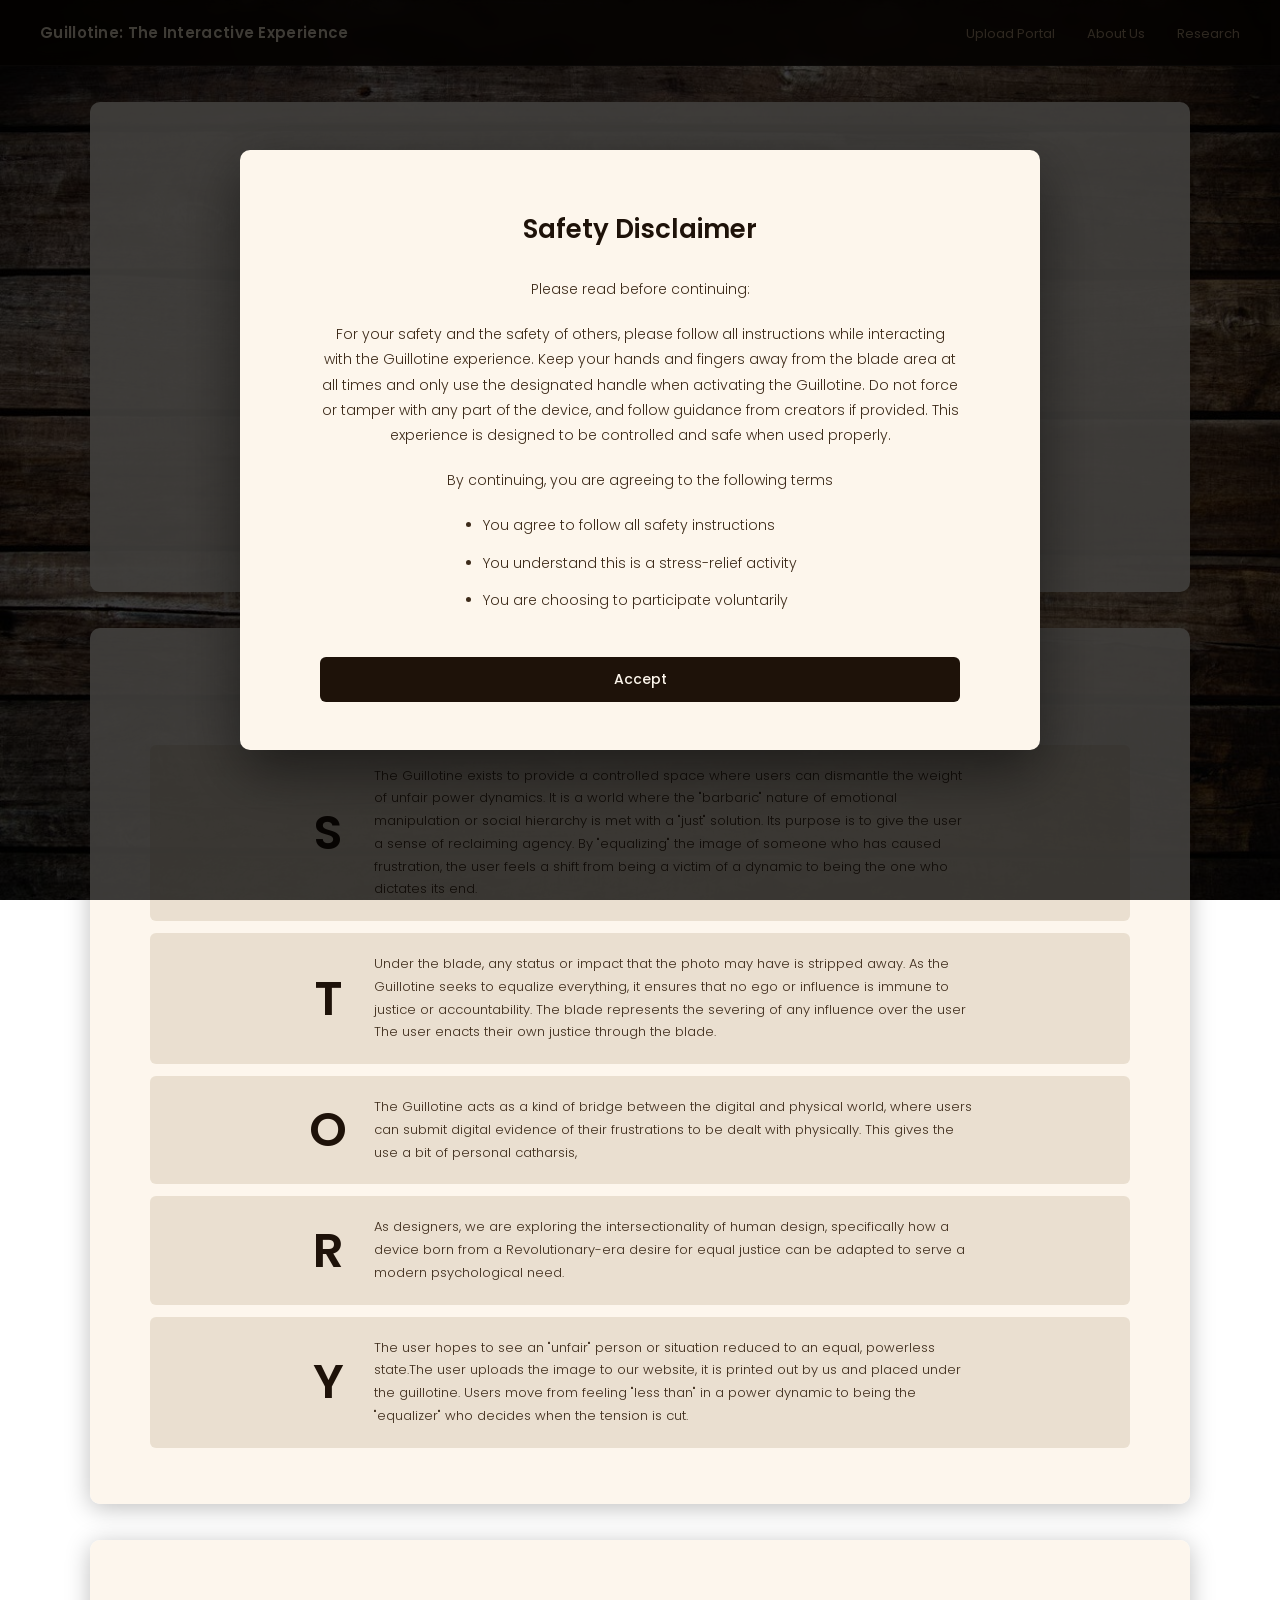
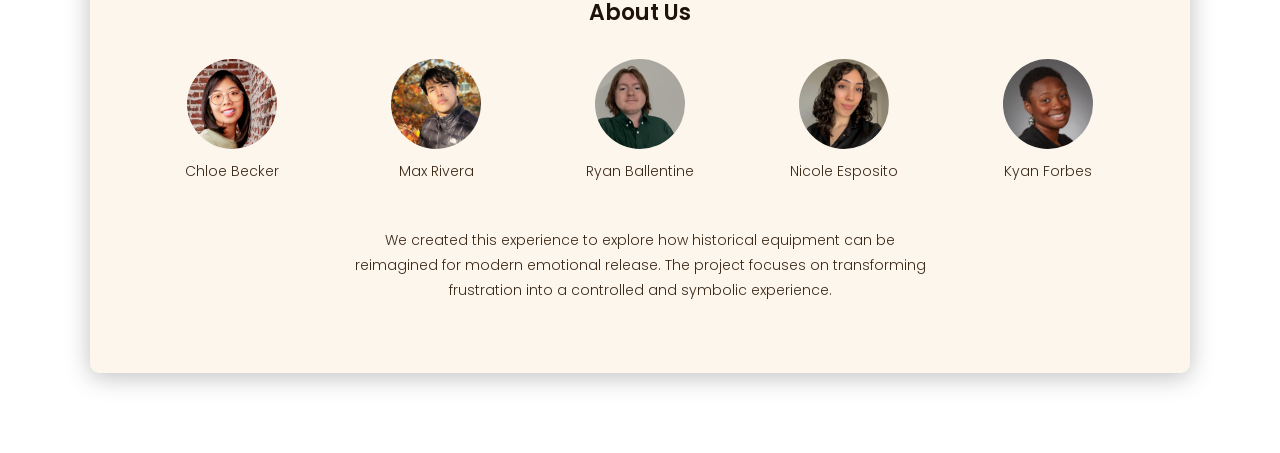
<file: index.html>
<!DOCTYPE html>
<html>

<head>
    <meta name="viewport" content="width=device-width, initial-scale=1.0">
    <title>Guillotine: The Interactive Experience</title>
    <link rel="stylesheet" href="css/styles.css">
    <script defer src="js/cloudinary-config.js"></script>
    <script defer src="js/script.js"></script>
</head>

<body id="top">
    <!-- safety disclaimer box -->
    <div id="disclaimer">
        <div class="disclaimer-box">
            <h1>Safety Disclaimer</h1>
            <p>Please read before continuing:</p>
            <p>For your safety and the safety of others, please follow all instructions while interacting with the
                Guillotine experience. Keep your hands and fingers away from the blade area at all times and only use
                the designated handle when activating the Guillotine. Do not force or tamper with any part of the
                device, and follow guidance from creators if provided. This experience is designed to be controlled and
                safe when used properly.</p>
            <p>By continuing, you are agreeing to the following terms</p>
            <ul>
                <li>You agree to follow all safety instructions</li>
                <li>You understand this is a stress-relief activity</li>
                <li>You are choosing to participate voluntarily</li>
            </ul>
            <button onclick="acceptDisclaimer()">Accept</button>
        </div>
    </div>
    <header>
        <span class="site-title">Guillotine: The Interactive Experience</span>
        <nav>
            <a href="#top">Upload Portal</a>
            <a href="#about">About Us</a>
            <a href="research.html">Research</a>
        </nav>
    </header>
    <main>
        <section id="upload">
            <h1 id="hero-title">The Blade Awaits.</h1>
            <p>The guillotine is heavy with the lingering presence of Charles-Henri Sanson. Even long after his death,
                the sheer intensity of his confliction; the shame of being an executioner clashing with his rigid
                loyalty to his State, remains imprinted on the machine. His essence acts as the invisible operator
                haunting the user with a weary, obligated hand, urging the user to enact their own sense of "justice".
            </p>
            <p>The blade does not choose. That burden falls to you. Submit your image from your phone, and it will find
                its way beneath the machine. Sanson will do the rest.</p>
            <div id="upload-area">
                <label for="photo-input" id="choose-btn">Choose Photo</label>
                <input type="file" id="photo-input" accept="image/jpeg,image/png">
                <img id="preview" alt="Selected photo preview">
                <button id="upload-btn">Send to the Blade</button>
                <div id="progress-bar-wrap">
                    <div id="progress-bar"></div>
                </div>
                <p id="upload-status"></p>
            </div>
        </section>

        <section id="concept">
            <h2>The Experience</h2>
            <div class="story-grid">
                <div class="story-card">
                    <span class="story-letter">S</span>
                    <p>The Guillotine exists to provide a controlled space where users can dismantle the weight of
                        unfair power dynamics. It is a world where the "barbaric" nature of emotional manipulation or
                        social hierarchy is met with a "just" solution. Its purpose is to give the user a sense of
                        reclaiming agency. By "equalizing" the image of someone who has caused frustration, the user
                        feels a shift from being a victim of a dynamic to being the one who dictates its end.</p>
                </div>
                <div class="story-card">
                    <span class="story-letter">T</span>
                    <p>
                        Under the blade, any status or impact that the photo may have is stripped away. As the
                        Guillotine seeks to equalize everything, it ensures that no ego or influence is immune to
                        justice or accountability. The blade represents the severing of any influence over the user The
                        user enacts their own justice through the blade.</p>
                </div>
                <div class="story-card">
                    <span class="story-letter">O</span>
                    <p>The Guillotine acts as a kind of bridge between the digital and physical world, where users can
                        submit digital evidence of their frustrations to be dealt with physically. This gives the use a
                        bit of personal catharsis,</p>
                </div>
                <div class="story-card">
                    <span class="story-letter">R</span>
                    <p>As designers, we are exploring the intersectionality of human design, specifically how a device
                        born from a Revolutionary-era desire for equal justice can be adapted to serve a modern
                        psychological need.</p>
                </div>
                <div class="story-card">
                    <span class="story-letter">Y</span>
                    <p>The user hopes to see an "unfair" person or situation reduced to an equal, powerless state.The
                        user uploads the image to our website, it is printed out by us and placed under the guillotine.
                        Users move from feeling "less than" in a power dynamic to being the "equalizer" who decides when
                        the tension is cut.</p>
                </div>
            </div>
        </section>

        <section id="about">
            <h2>About Us</h2>
            <div class="team">
                <div class="member">
                    <div class="pfp"><img src="img/chloe.jpg" alt="Chloe Becker"></div>
                    <p>Chloe Becker</p>
                </div>
                <div class="member">
                    <div class="pfp"><img src="img/max.jpg" alt="Max Rivera"></div>
                    <p>Max Rivera</p>
                </div>
                <div class="member">
                    <div class="pfp"><img src="img/ryan.jpg" alt="Ryan Ballentine"></div>
                    <p>Ryan Ballentine</p>
                </div>
                <div class="member">
                    <div class="pfp"><img src="img/nicole.jpg" alt="Nicole Esposito"></div>
                    <p>Nicole Esposito</p>
                </div>
                <div class="member">
                    <div class="pfp"><img src="img/kyan.jpg" alt="Kyan Forbes"></div>
                    <p>Kyan Forbes</p>
                </div>
            </div>
            <p>
                We created this experience to explore how historical equipment can be reimagined for modern emotional
                release. The project focuses on transforming frustration into a controlled and symbolic experience.
            </p>
        </section>
    </main>
</body>

</html>
</file>
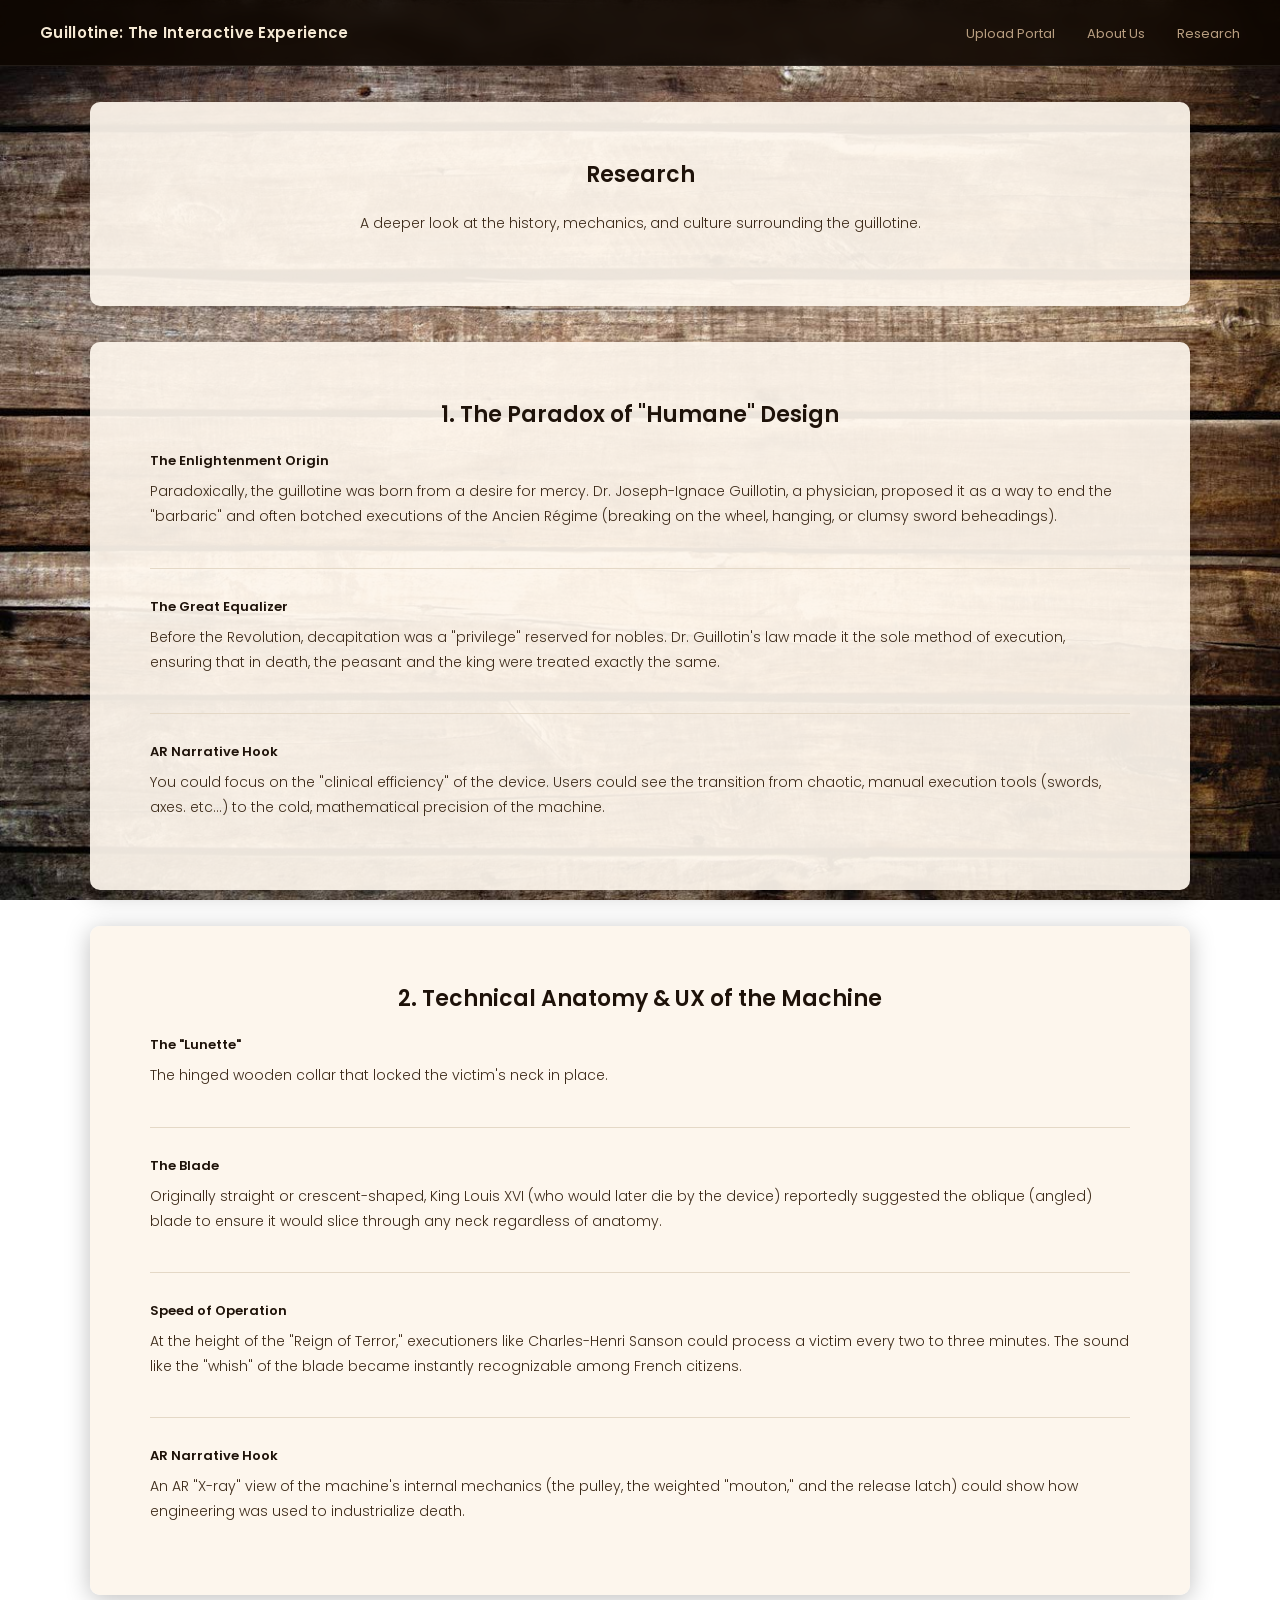
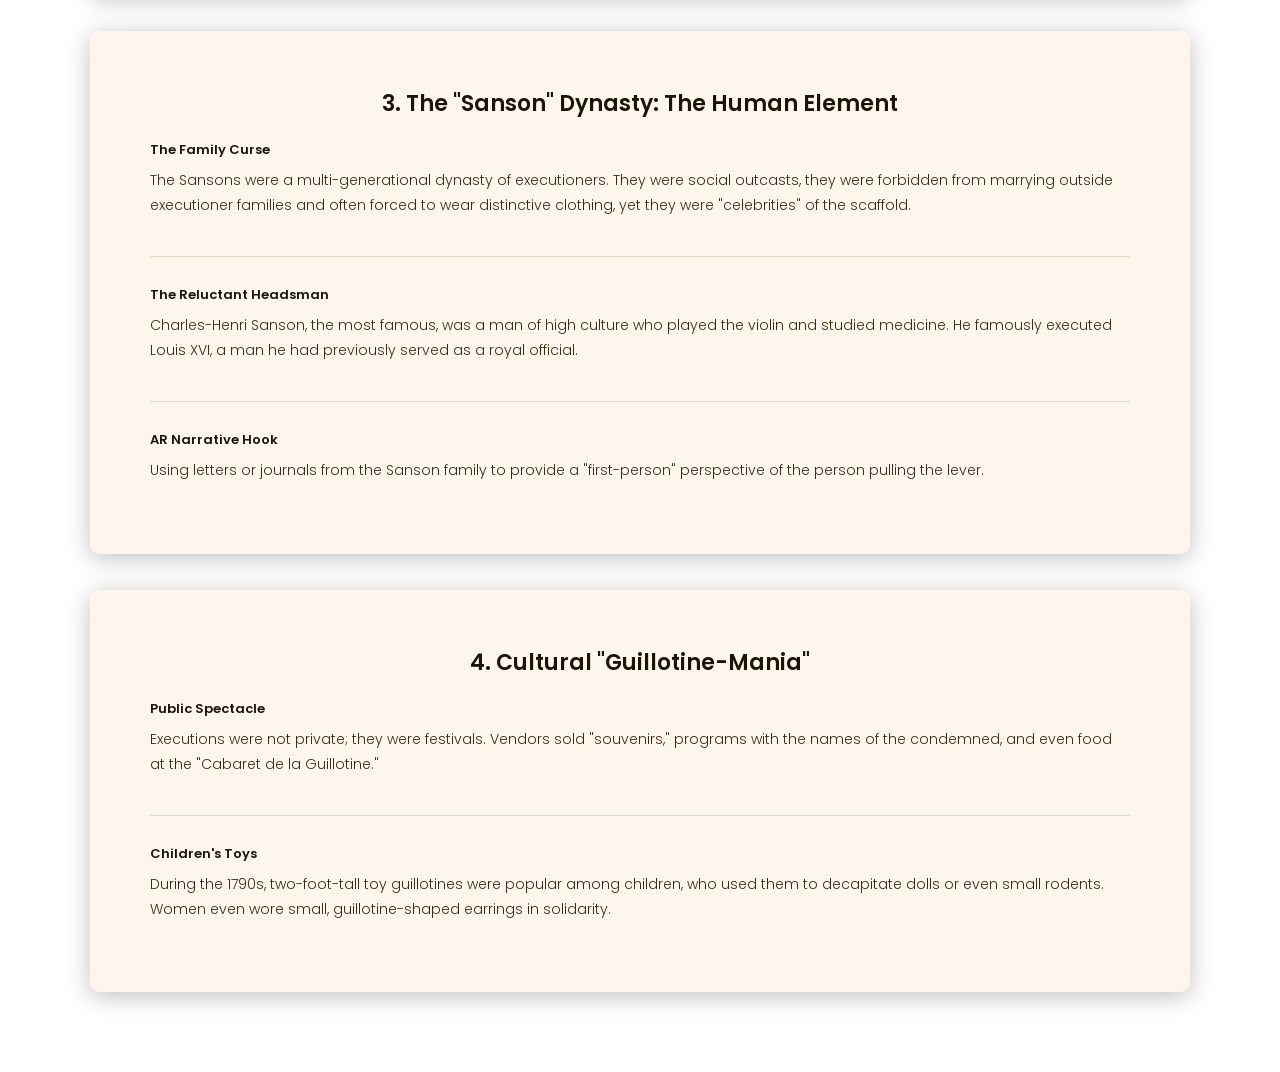
<file: research.html>
<!DOCTYPE html>
<html>

<head>
    <title>Research - Guillotine: The Interactive Experience</title>
    <link rel="stylesheet" href="css/styles.css">
</head>

<body>
    <header>
        <span class="site-title">Guillotine: The Interactive Experience</span>
        <nav>
            <a href="index.html#upload">Upload Portal</a>
            <a href="index.html#about">About Us</a>
            <a href="research.html">Research</a>

        </nav>
    </header>
    <main>
        <section id="research-intro" class="research-section">
            <h2>Research</h2>
            <p>A deeper look at the history, mechanics, and culture surrounding the guillotine.</p>
        </section>
        <section id="humane-design" class="research-section">
            <h2>1. The Paradox of "Humane" Design</h2>
            <div class="research-block">
                <h3>The Enlightenment Origin</h3>
                <p>Paradoxically, the guillotine was born from a desire for mercy. Dr. Joseph-Ignace Guillotin, a
                    physician, proposed it as a way to end the "barbaric" and often botched executions of the Ancien
                    Régime (breaking on the wheel, hanging, or clumsy sword beheadings).</p>
            </div>
            <div class="research-block">
                <h3>The Great Equalizer</h3>
                <p>Before the Revolution, decapitation was a "privilege" reserved for nobles. Dr. Guillotin's law made
                    it the sole method of execution, ensuring that in death, the peasant and the king were treated
                    exactly the same.</p>
            </div>
            <div class="research-block">
                <h3>AR Narrative Hook</h3>
                <p>You could focus on the "clinical efficiency" of the device. Users could see the transition from
                    chaotic, manual execution tools (swords, axes. etc…) to the cold, mathematical precision of the
                    machine.</p>
            </div>
        </section>
        <section id="technical-anatomy" class="research-section">
            <h2>2. Technical Anatomy & UX of the Machine</h2>
            <div class="research-block">
                <h3>The "Lunette"</h3>
                <p>The hinged wooden collar that locked the victim's neck in place.</p>
            </div>
            <div class="research-block">
                <h3>The Blade</h3>
                <p>Originally straight or crescent-shaped, King Louis XVI (who would later die by the device) reportedly
                    suggested the oblique (angled) blade to ensure it would slice through any neck regardless of
                    anatomy.</p>
            </div>
            <div class="research-block">
                <h3>Speed of Operation</h3>
                <p>At the height of the "Reign of Terror," executioners like Charles-Henri Sanson could process a victim
                    every two to three minutes. The sound like the "whish" of the blade became instantly recognizable
                    among French citizens.</p>
            </div>
            <div class="research-block">
                <h3>AR Narrative Hook</h3>
                <p>An AR "X-ray" view of the machine's internal mechanics (the pulley, the weighted "mouton," and the
                    release latch) could show how engineering was used to industrialize death.</p>
            </div>
        </section>
        <section id="sanson-dynasty" class="research-section">
            <h2>3. The "Sanson" Dynasty: The Human Element</h2>
            <div class="research-block">
                <h3>The Family Curse</h3>
                <p>The Sansons were a multi-generational dynasty of executioners. They were social outcasts, they were
                    forbidden from marrying outside executioner families and often forced to wear distinctive clothing,
                    yet they were "celebrities" of the scaffold.</p>
            </div>
            <div class="research-block">
                <h3>The Reluctant Headsman</h3>
                <p>Charles-Henri Sanson, the most famous, was a man of high culture who played the violin and studied
                    medicine. He famously executed Louis XVI, a man he had previously served as a royal official.</p>
            </div>
            <div class="research-block">
                <h3>AR Narrative Hook</h3>
                <p>Using letters or journals from the Sanson family to provide a "first-person" perspective of the
                    person pulling the lever.</p>
            </div>
        </section>
        <section id="guillotine-mania" class="research-section">
            <h2>4. Cultural "Guillotine-Mania"</h2>
            <div class="research-block">
                <h3>Public Spectacle</h3>
                <p>Executions were not private; they were festivals. Vendors sold "souvenirs," programs with the names
                    of the condemned, and even food at the "Cabaret de la Guillotine."</p>
            </div>
            <div class="research-block">
                <h3>Children's Toys</h3>
                <p>During the 1790s, two-foot-tall toy guillotines were popular among children, who used them to
                    decapitate dolls or even small rodents. Women even wore small, guillotine-shaped earrings in
                    solidarity.</p>
            </div>
        </section>
    </main>
</body>

</html>
</file>
<file: css/styles.css>
@import url('https://fonts.googleapis.com/css2?family=Poppins:wght@300;400;500;600&display=swap');

* {
    box-sizing: border-box;
    margin: 0;
    padding: 0;
}

html {
    scroll-behavior: smooth;
}

body {
    font-family: 'Poppins', sans-serif;
    background-image: url('../img/wood.jpg');
    background-size: cover;
    background-attachment: fixed;
    background-position: center;
    color: #1e1209;
    min-height: 100vh;
}

/* DISCLAIMER */
#disclaimer {
    position: fixed;
    inset: 0;
    background-color: rgba(0, 0, 0, 0.75);
    display: flex;
    align-items: center;
    justify-content: center;
    padding: 30px;
    z-index: 1000;
}

.disclaimer-box {
    background: #fdf6ec;
    padding: 60px 80px;
    max-width: 800px;
    width: 100%;
    height: 600px;
    overflow-y: auto;
    text-align: center;
    border-radius: 10px;
    display: flex;
    flex-direction: column;
    box-shadow: 0 20px 60px rgba(0, 0, 0, 0.5);
}

.disclaimer-box button {
    margin-top: auto;
}

.disclaimer-box h1 {
    font-size: 26px;
    font-weight: 600;
    margin-bottom: 28px;
    color: #1e1209;
}

.disclaimer-box p {
    line-height: 1.8;
    margin-bottom: 20px;
    font-weight: 300;
    color: #3d2b1a;
    font-size: 14px;
}

.disclaimer-box ul {
    display: table;
    margin: 0 auto 32px;
    text-align: left;
}

.disclaimer-box li {
    line-height: 1.8;
    margin-bottom: 12px;
    font-weight: 300;
    color: #3d2b1a;
    font-size: 14px;
}

.disclaimer-box button {
    padding: 12px 36px;
    font-size: 14px;
    font-family: 'Poppins', sans-serif;
    font-weight: 500;
    cursor: pointer;
    background-color: #1e1209;
    color: #fdf6ec;
    border: none;
    border-radius: 6px;
}

.disclaimer-box button:hover {
    background-color: #3d2b1a;
}

/* HEADER */
header {
    position: sticky;
    top: 0;
    display: flex;
    align-items: center;
    justify-content: space-between;
    padding: 20px 40px;
    background-color: rgba(15, 7, 2, 0.9);
    backdrop-filter: blur(8px);
    -webkit-backdrop-filter: blur(8px);
    border-bottom: 1px solid rgba(255, 255, 255, 0.08);
    z-index: 100;
}

.site-title {
    font-size: 15px;
    font-weight: 600;
    color: #f5e9d4;
    letter-spacing: 0.02em;
}

nav a {
    margin-left: 28px;
    text-decoration: none;
    color: #b89e80;
    font-size: 13px;
    font-weight: 400;
}

nav a:hover {
    color: #f5e9d4;
}

/* MAIN */
main {
    max-width: 1400px;
    margin: 0 auto;
    padding: 0 20px 80px;
}

section {
    background-color: rgba(253, 246, 236, 0.93);
    border-radius: 10px;
    padding: 56px 60px;
    margin: 36px auto 0;
    max-width: 1100px;
    text-align: center;
    box-shadow: 0 4px 24px rgba(0, 0, 0, 0.25);
}

section h2 {
    font-size: 22px;
    font-weight: 600;
    color: #1e1209;
    margin-bottom: 20px;
}

section p {
    line-height: 1.8;
    margin-bottom: 14px;
    max-width: 580px;
    margin-left: auto;
    margin-right: auto;
    font-weight: 300;
    font-size: 14px;
    color: #3d2b1a;
}

/* TEAM */
.team {
    display: grid;
    grid-template-columns: repeat(5, 1fr);
    justify-items: center;
    margin: 30px 0;
    gap: 40px;
}

.member {
    text-align: center;
    white-space: nowrap;
    font-size: 13px;
    font-weight: 400;
    color: #3d2b1a;
}

.pfp {
    width: 90px;
    height: 90px;
    border-radius: 50%;
    background-color: #ddd0bc;
    margin: 0 auto 10px;
    overflow: hidden;
}

.pfp img {
    width: 100%;
    height: 100%;
    object-fit: cover;
    display: block;
}

/* UPLOAD FORM */
#upload-area {
    display: flex;
    flex-direction: column;
    align-items: center;
    gap: 16px;
    margin-top: 24px;
}

#photo-input {
    display: none;
}

#preview {
    display: none;
    max-width: 220px;
    max-height: 220px;
    border-radius: 8px;
    object-fit: cover;
    border: 2px solid rgba(30, 18, 9, 0.18);
}

#choose-btn,
#upload-btn {
    display: inline-block;
    padding: 12px 32px;
    background-color: #1e1209;
    color: #fdf6ec;
    border: none;
    border-radius: 6px;
    font-size: 13px;
    font-family: 'Poppins', sans-serif;
    font-weight: 500;
    cursor: pointer;
}

#choose-btn:hover,
#upload-btn:hover:not(:disabled) {
    background-color: #3d2b1a;
}

#upload-btn {
    display: none;
}

#upload-btn:disabled {
    opacity: 0.5;
    cursor: default;
}

#progress-bar-wrap {
    display: none;
    width: 220px;
    height: 5px;
    background: rgba(30, 18, 9, 0.15);
    border-radius: 3px;
    overflow: hidden;
}

#progress-bar {
    height: 100%;
    width: 0%;
    background-color: #1e1209;
    border-radius: 3px;
    transition: width 0.15s ease;
}

#upload-status {
    font-size: 13px;
    font-style: italic;
    color: #3d2b1a;
    min-height: 1.4em;
    margin: 0;
}

/* HERO */
#hero-title {
    font-size: 52px;
    font-weight: 600;
    color: #1e1209;
    margin-bottom: 28px;
    letter-spacing: -0.01em;
    line-height: 1.1;
}

/* STORY GRID */
#concept h2 {
    font-size: 22px;
    font-weight: 600;
    color: #1e1209;
    margin-bottom: 28px;
}

.story-grid {
    display: flex;
    flex-direction: column;
    gap: 12px;
}

.story-card {
    background-color: rgba(210, 195, 172, 0.45);
    border-radius: 6px;
    padding: 20px 24px;
    display: flex;
    flex-direction: row;
    align-items: center;
    justify-content: center;
    gap: 24px;
}

.story-letter {
    font-size: 48px;
    font-weight: 600;
    color: #1e1209;
    line-height: 1;
    flex-shrink: 0;
    width: 44px;
    text-align: center;
}

.story-card p {
    font-size: 13px;
    line-height: 1.75;
    color: #3d2b1a;
    font-weight: 300;
    margin: 0;
    text-align: left;
    max-width: 600px;
}

/* RESEARCH */
.research-section {
    text-align: left;
}

.research-section:first-of-type {
    text-align: center;
}

.research-section h2 {
    text-align: center;
}

.research-block {
    margin-bottom: 28px;
    padding-bottom: 24px;
    border-bottom: 1px solid #e4d8c6;
}

.research-block:last-child {
    border-bottom: none;
    margin-bottom: 0;
    padding-bottom: 0;
}

.research-block h3 {
    font-size: 13px;
    font-weight: 600;
    color: #1e1209;
    margin-bottom: 8px;
}

.research-block p {
    text-align: left;
    margin-left: 0;
    margin-right: 0;
    max-width: 100%;
}

/* MOBILE */
@media (max-width: 768px) {
    body {
        background-attachment: scroll;
    }

    header {
        padding: 16px 20px;
        flex-direction: column;
        align-items: center;
        text-align: center;
        gap: 12px;
    }

    nav a {
        margin-left: 12px;
        margin-right: 12px;
    }

    .disclaimer-box {
        padding: 40px 28px;
        height: 90vh;
    }

    main {
        padding: 0 12px 60px;
    }

    section {
        padding: 40px 24px;
        margin-top: 20px;
    }

    #hero-title {
        font-size: 34px;
    }

    .story-card {
        flex-direction: column;
        align-items: center;
        gap: 12px;
    }

    .story-letter {
        width: auto;
    }

    .team {
        display: flex;
        flex-wrap: wrap;
        justify-content: center;
        gap: 20px;
    }

    .pfp {
        width: 64px;
        height: 64px;
    }

    .member {
        white-space: normal;
        font-size: 12px;
    }

    .research-section {
        padding: 40px 24px;
    }
}
</file>
